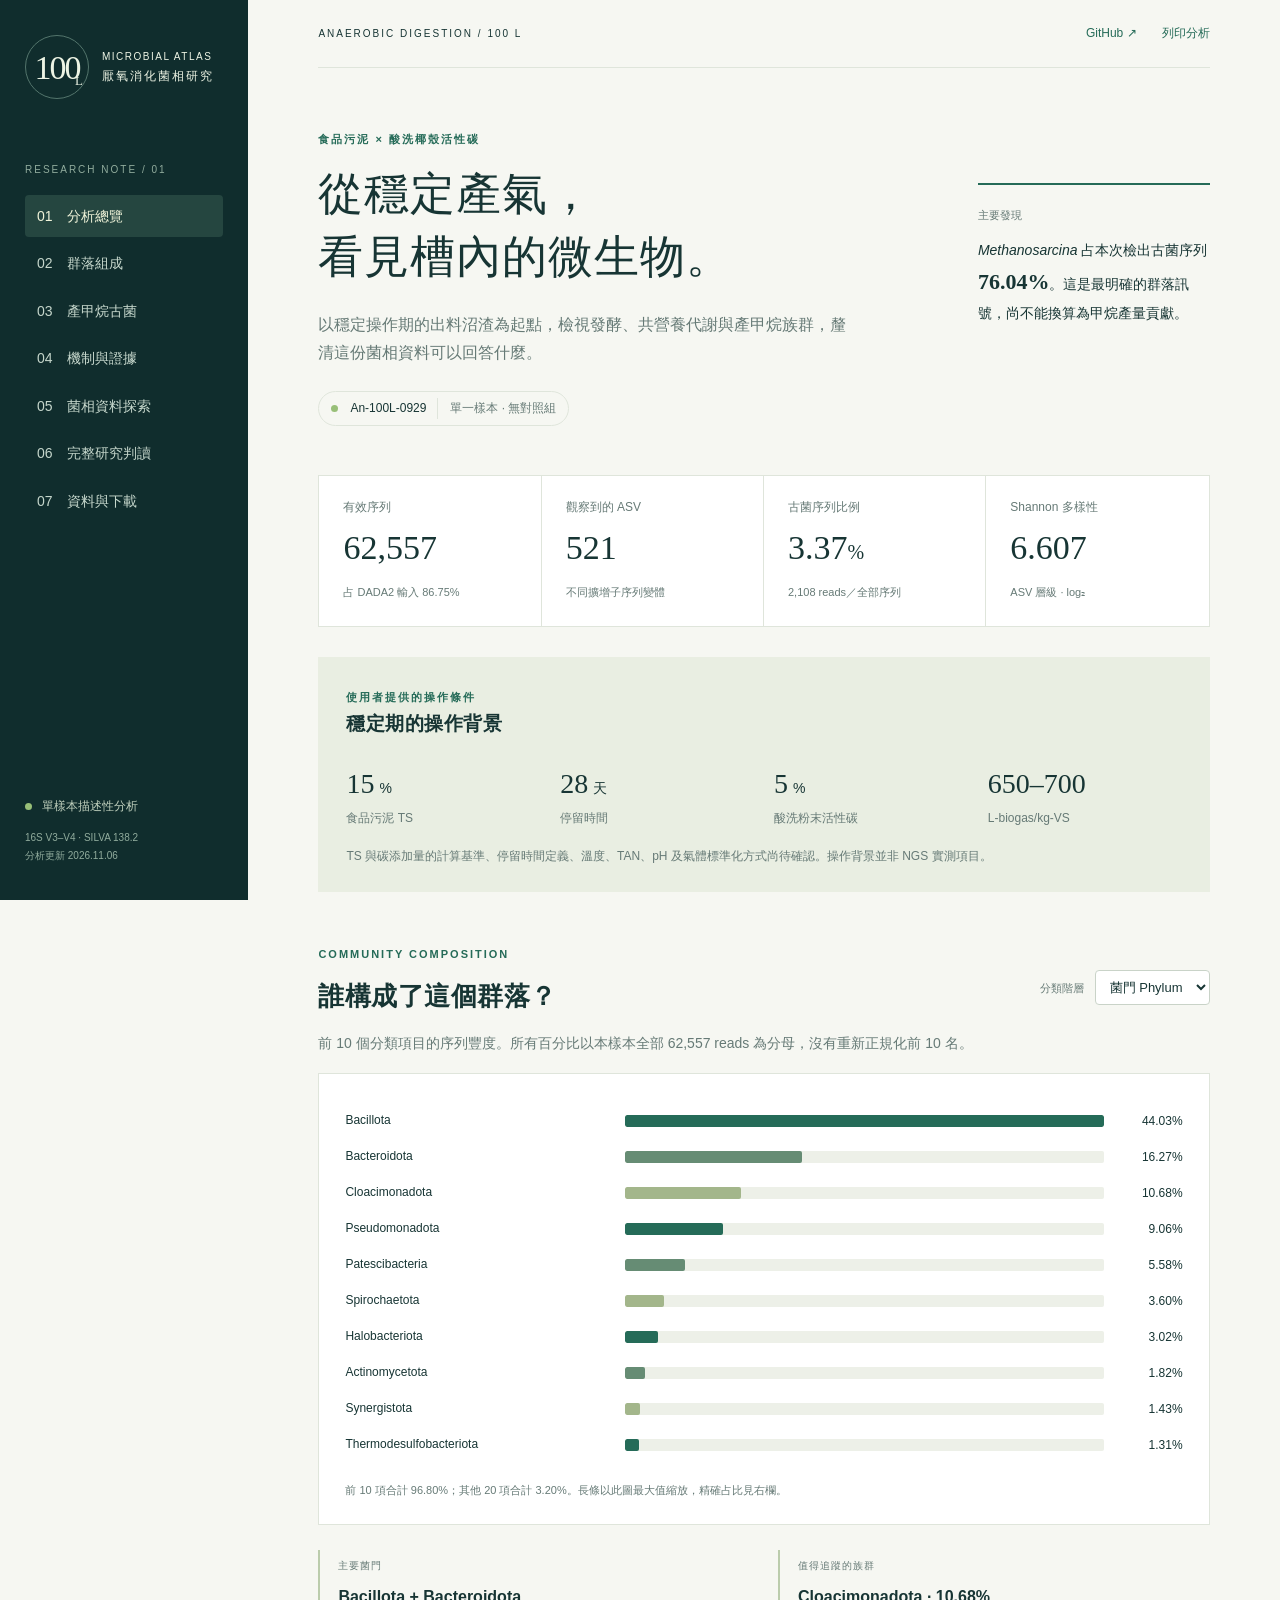
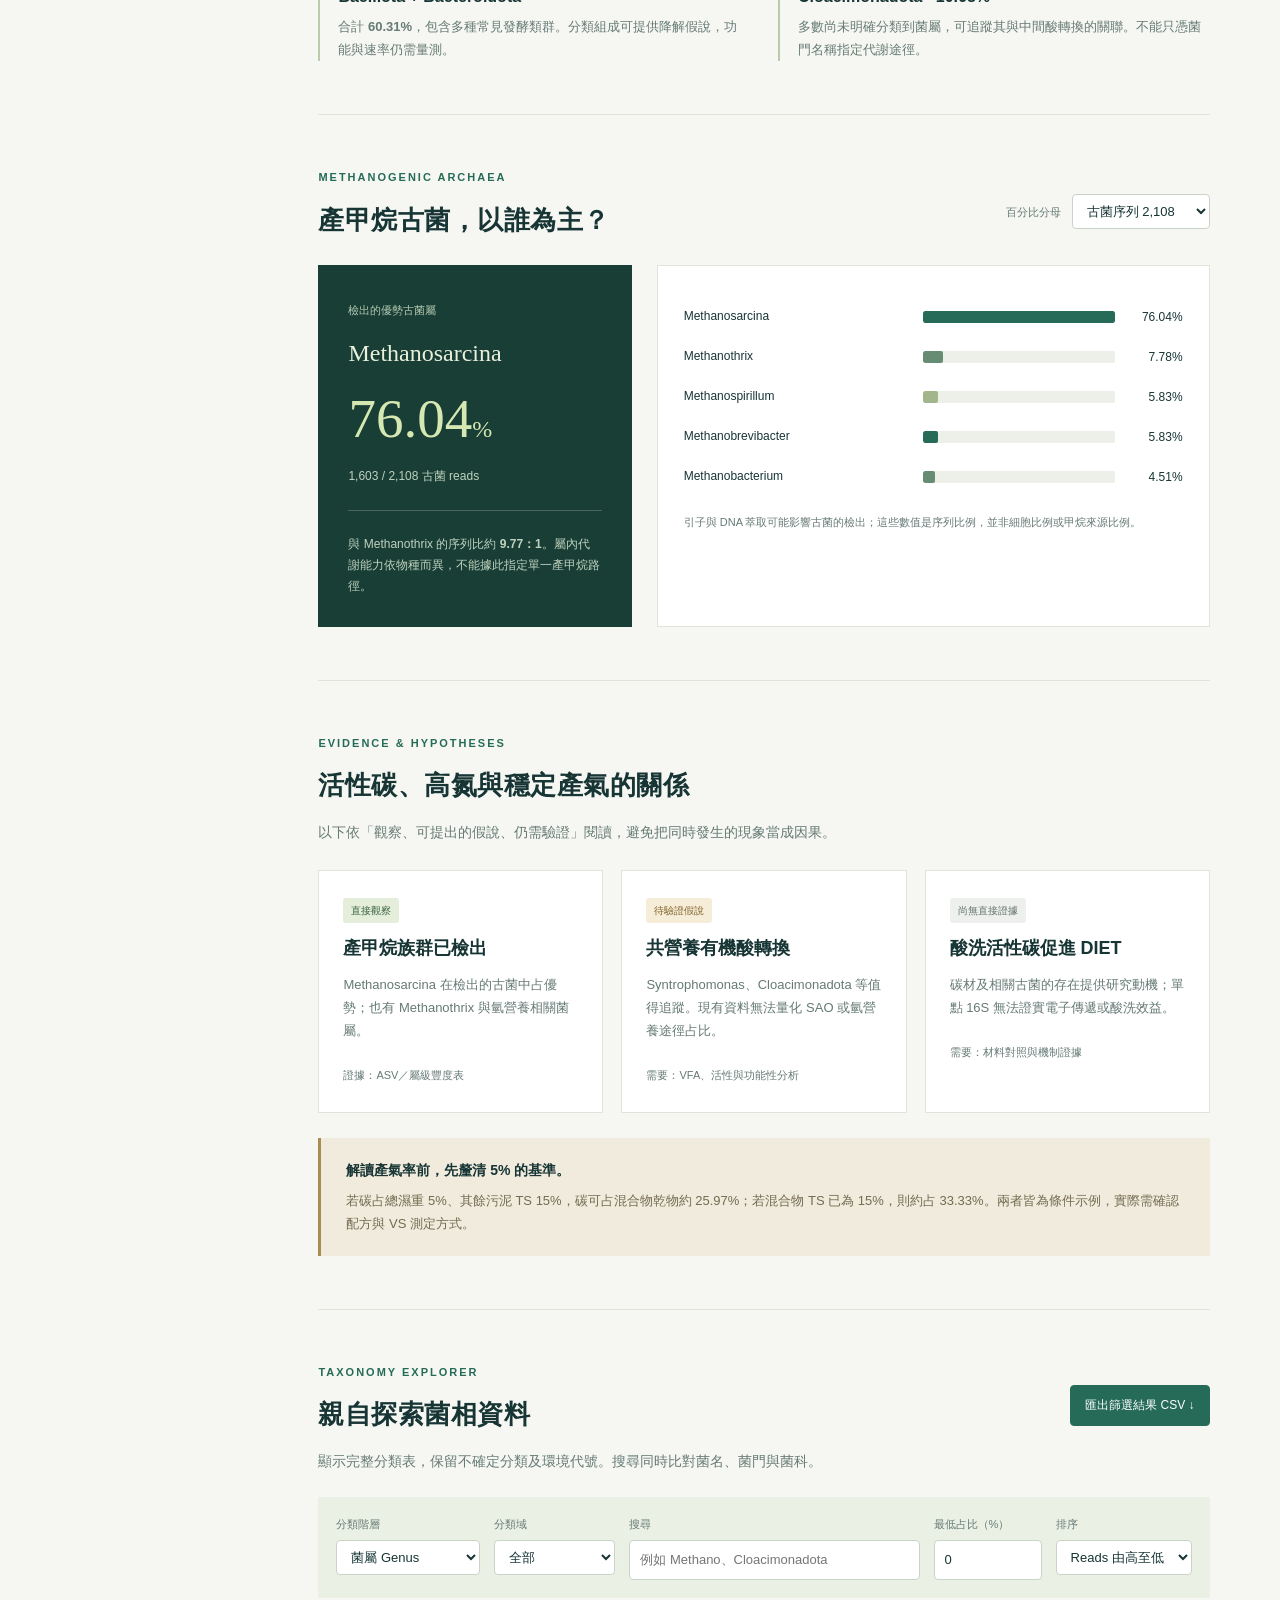
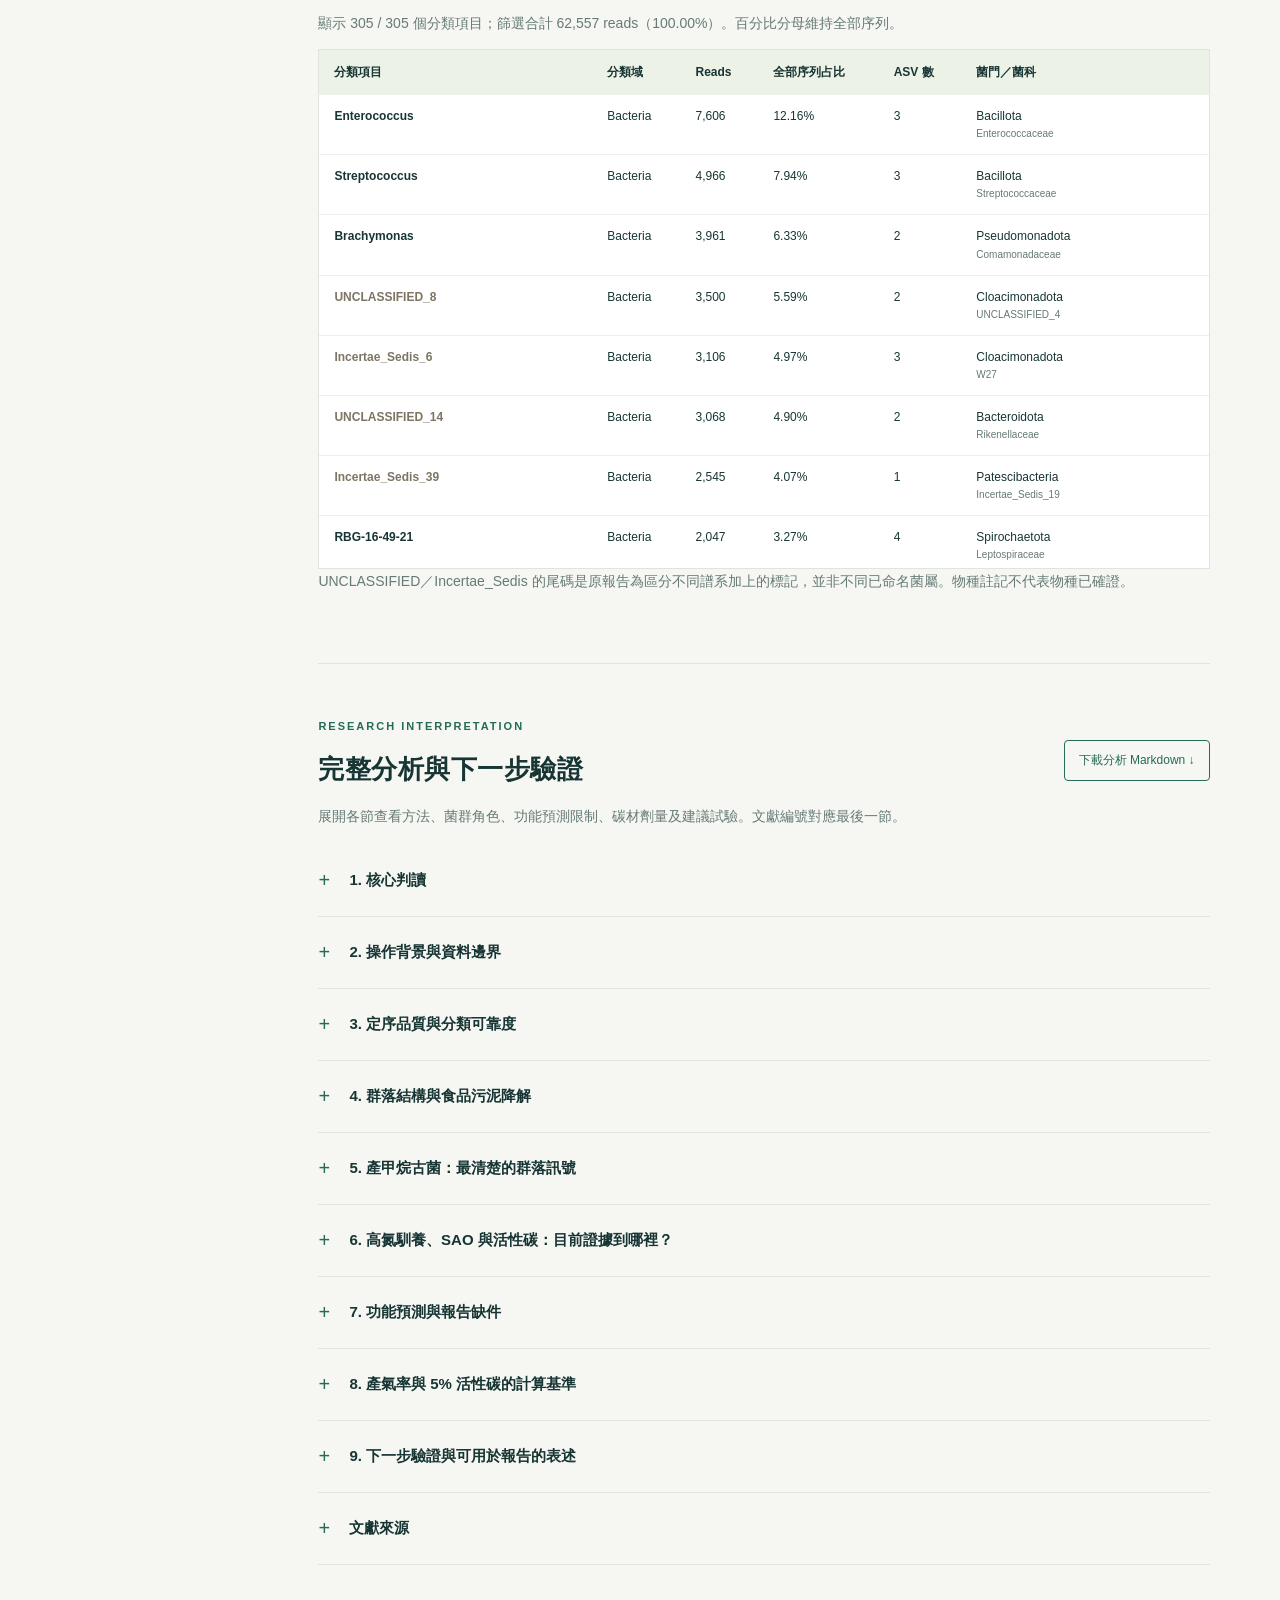
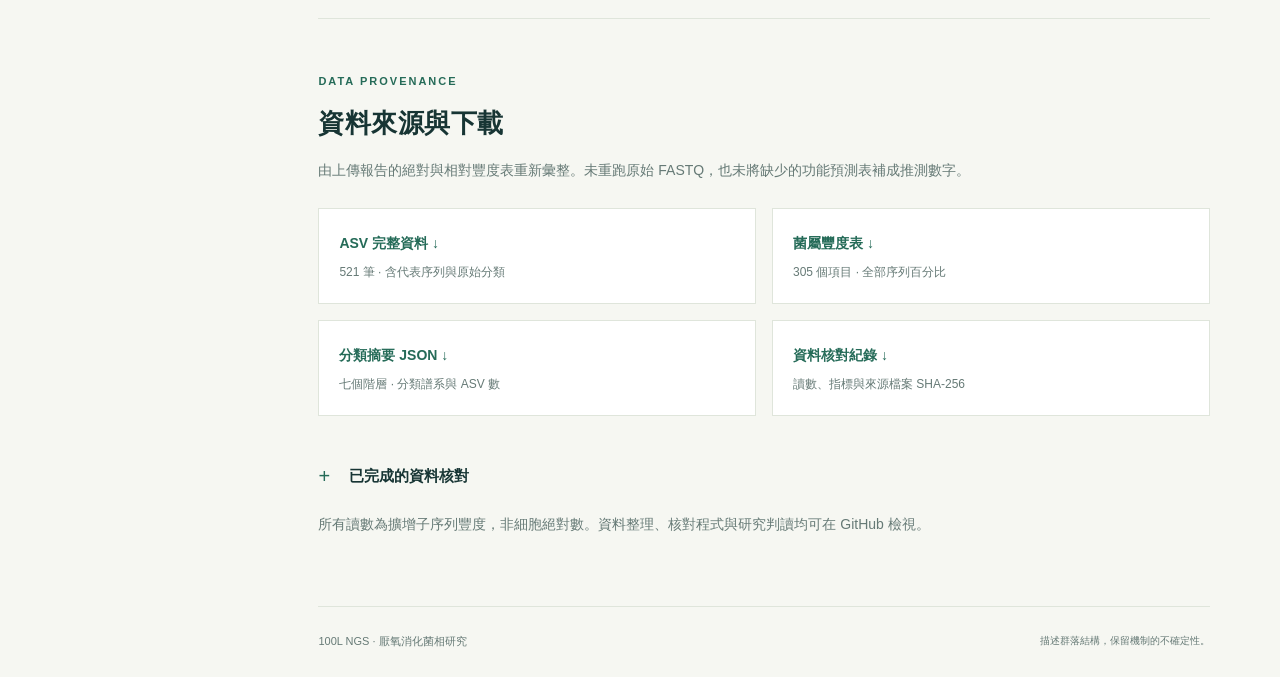
<file: index.html>
<!doctype html>
<html lang="zh-Hant"><head><meta charset="UTF-8"><meta name="viewport" content="width=device-width, initial-scale=1"><meta name="theme-color" content="#102d2d"><meta name="description" content="百公升厭氧槽食品污泥菌相分析：群落組成、產甲烷古菌與活性碳機制的證據判讀。"><title>100L NGS｜厭氧槽菌相研究</title><link rel="stylesheet" href="style.css"><script src="data.js" defer></script><script src="app.js" defer></script></head>
<body>
<aside class="sidebar"><a class="brand" href="#overview"><span class="brand-mark">100<span>L</span></span><span>MICROBIAL ATLAS<small>厭氧消化菌相研究</small></span></a><div class="side-label">RESEARCH NOTE / 01</div><nav aria-label="主要導覽"><a href="#overview">01　分析總覽</a><a href="#community">02　群落組成</a><a href="#methanogens">03　產甲烷古菌</a><a href="#interpretation">04　機制與證據</a><a href="#explorer">05　菌相資料探索</a><a href="#report">06　完整研究判讀</a><a href="#sources">07　資料與下載</a></nav><div class="side-foot"><span class="status-dot"></span> 單樣本描述性分析<br><small>16S V3–V4 · SILVA 138.2<br>分析更新 2026.11.06</small></div></aside>
<main><header class="topbar"><span>ANAEROBIC DIGESTION / 100 L</span><div><a href="https://github.com/hwh0410/100L-NGS">GitHub ↗</a><button id="print" class="text-btn">列印分析</button></div></header>
<section id="overview" class="hero"><div class="eyebrow">食品污泥 × 酸洗椰殼活性碳</div><h1>從穩定產氣，<br>看見槽內的微生物。</h1><p class="hero-desc">以穩定操作期的出料沼渣為起點，檢視發酵、共營養代謝與產甲烷族群，釐清這份菌相資料可以回答什麼。</p><div class="sample-pill"><span class="status-dot"></span> An-100L-0929 <span>單一樣本 · 無對照組</span></div><div class="hero-note"><span>主要發現</span><p><i>Methanosarcina</i> 占本次檢出古菌序列 <strong>76.04%</strong>。這是最明確的群落訊號，尚不能換算為甲烷產量貢獻。</p></div></section>
<section class="metrics" aria-label="定序摘要"><div><span>有效序列</span><strong>62,557</strong><small>占 DADA2 輸入 86.75%</small></div><div><span>觀察到的 ASV</span><strong>521</strong><small>不同擴增子序列變體</small></div><div><span>古菌序列比例</span><strong>3.37<em>%</em></strong><small>2,108 reads／全部序列</small></div><div><span>Shannon 多樣性</span><strong>6.607</strong><small>ASV 層級 · log₂</small></div></section>
<section class="operation"><div><span class="eyebrow">使用者提供的操作條件</span><h2>穩定期的操作背景</h2></div><div class="operation-grid"><p><strong>15<span>%</span></strong>食品污泥 TS</p><p><strong>28<span>天</span></strong>停留時間</p><p><strong>5<span>%</span></strong>酸洗粉末活性碳</p><p><strong>650–700</strong>L-biogas/kg-VS</p></div><p class="small">TS 與碳添加量的計算基準、停留時間定義、溫度、TAN、pH 及氣體標準化方式尚待確認。操作背景並非 NGS 實測項目。</p></section>
<section id="community" class="section"><div class="section-heading"><div><div class="eyebrow">COMMUNITY COMPOSITION</div><h2>誰構成了這個群落？</h2></div><label>分類階層 <select id="chart-rank"><option value="Phylum">菌門 Phylum</option><option value="Genus">菌屬 Genus</option><option value="Family">菌科 Family</option></select></label></div><p>前 10 個分類項目的序列豐度。所有百分比以本樣本全部 62,557 reads 為分母，沒有重新正規化前 10 名。</p><div class="chart-card"><div id="community-bars" class="bars"></div><p id="community-rest" class="chart-note"></p></div><div class="two-notes"><article><span class="mini-label">主要菌門</span><h3>Bacillota + Bacteroidota</h3><p>合計 <strong>60.31%</strong>，包含多種常見發酵類群。分類組成可提供降解假說，功能與速率仍需量測。</p></article><article><span class="mini-label">值得追蹤的族群</span><h3>Cloacimonadota · 10.68%</h3><p>多數尚未明確分類到菌屬，可追蹤其與中間酸轉換的關聯。不能只憑菌門名稱指定代謝途徑。</p></article></div></section>
<section id="methanogens" class="section"><div class="section-heading"><div><div class="eyebrow">METHANOGENIC ARCHAEA</div><h2>產甲烷古菌，以誰為主？</h2></div><label>百分比分母 <select id="arch-base"><option value="archaea">古菌序列 2,108</option><option value="total">全部序列 62,557</option></select></label></div><div class="arch-grid"><div class="arch-summary"><span>檢出的優勢古菌屬</span><h3>Methanosarcina</h3><strong>76.04<small>%</small></strong><p>1,603 / 2,108 古菌 reads</p><hr><p>與 Methanothrix 的序列比約 <b>9.77：1</b>。屬內代謝能力依物種而異，不能據此指定單一產甲烷路徑。</p></div><div class="chart-card"><div id="arch-bars" class="bars"></div><p class="chart-note">引子與 DNA 萃取可能影響古菌的檢出；這些數值是序列比例，並非細胞比例或甲烷來源比例。</p></div></div></section>
<section id="interpretation" class="section"><div class="eyebrow">EVIDENCE & HYPOTHESES</div><h2>活性碳、高氮與穩定產氣的關係</h2><p>以下依「觀察、可提出的假說、仍需驗證」閱讀，避免把同時發生的現象當成因果。</p><div class="evidence-grid"><article><span class="tag observed">直接觀察</span><h3>產甲烷族群已檢出</h3><p>Methanosarcina 在檢出的古菌中占優勢；也有 Methanothrix 與氫營養相關菌屬。</p><small>證據：ASV／屬級豐度表</small></article><article><span class="tag hypothesis">待驗證假說</span><h3>共營養有機酸轉換</h3><p>Syntrophomonas、Cloacimonadota 等值得追蹤。現有資料無法量化 SAO 或氫營養途徑占比。</p><small>需要：VFA、活性與功能性分析</small></article><article><span class="tag untested">尚無直接證據</span><h3>酸洗活性碳促進 DIET</h3><p>碳材及相關古菌的存在提供研究動機；單點 16S 無法證實電子傳遞或酸洗效益。</p><small>需要：材料對照與機制證據</small></article></div><div class="callout"><b>解讀產氣率前，先釐清 5% 的基準。</b><p>若碳占總濕重 5%、其餘污泥 TS 15%，碳可占混合物乾物約 25.97%；若混合物 TS 已為 15%，則約占 33.33%。兩者皆為條件示例，實際需確認配方與 VS 測定方式。</p></div></section>
<section id="explorer" class="section"><div class="section-heading"><div><div class="eyebrow">TAXONOMY EXPLORER</div><h2>親自探索菌相資料</h2></div><button id="export" class="button">匯出篩選結果 CSV ↓</button></div><p>顯示完整分類表，保留不確定分類及環境代號。搜尋同時比對菌名、菌門與菌科。</p><div class="filters"><label>分類階層<select id="rank"><option value="Genus">菌屬 Genus</option><option value="Phylum">菌門 Phylum</option><option value="Family">菌科 Family</option><option value="Species">物種註記 Species</option><option value="Class">綱 Class</option><option value="Order">目 Order</option><option value="Domain">域 Domain</option></select></label><label>分類域<select id="domain"><option value="all">全部</option><option value="Archaea">古菌 Archaea</option><option value="Bacteria">細菌 Bacteria</option></select></label><label class="search-label">搜尋<input id="search" type="search" placeholder="例如 Methano、Cloacimonadota"></label><label>最低占比（%）<input id="threshold" type="number" min="0" max="100" step="0.01" value="0"></label><label>排序<select id="sort"><option value="reads">Reads 由高至低</option><option value="name">菌名字母排序</option></select></label></div><p id="result-count" role="status" class="small"></p><div class="table-wrap"><table><thead><tr><th scope="col">分類項目</th><th scope="col">分類域</th><th scope="col">Reads</th><th scope="col">全部序列占比</th><th scope="col">ASV 數</th><th scope="col">菌門／菌科</th></tr></thead><tbody id="taxa-body"></tbody></table></div><p class="small">UNCLASSIFIED／Incertae_Sedis 的尾碼是原報告為區分不同譜系加上的標記，並非不同已命名菌屬。物種註記不代表物種已確證。</p></section>
<section id="report" class="section report"><div class="section-heading"><div><div class="eyebrow">RESEARCH INTERPRETATION</div><h2>完整分析與下一步驗證</h2></div><a class="button secondary" href="ANALYSIS.md" download>下載分析 Markdown ↓</a></div><p class="small">展開各節查看方法、菌群角色、功能預測限制、碳材劑量及建議試驗。文獻編號對應最後一節。</p><details class="report-section"><summary>1. 核心判讀</summary><div class="report-body"><p>本樣本可見發酵細菌、脂肪酸共營養代謝相關菌，以及多種產甲烷古菌。Methanosarcina 在本次檢出的古菌序列中占優勢，支持將其列為後續追蹤的重點產甲烷菌屬。菌相與使用者描述的穩定產沼氣狀態相容，但單一時間點的 DNA 資料，不能證明哪一菌屬實際貢獻最多甲烷。</p><p>最值得研究的兩個方向是：Methanosarcina 可能參與的多種產甲烷途徑，以及高比例但分類未明的 Cloacimonadota 在中間酸轉換中的角色。現有資料尚不足以認定系統已由乙酸裂解轉成共營養乙酸氧化（SAO），也不足以認定活性碳已促進直接種間電子傳遞（DIET）。</p></div></details>
<details class="report-section"><summary>2. 操作背景與資料邊界</summary><div class="report-body"><div class="table-wrap"><table><thead><tr><th scope="col">項目</th><th scope="col">已知條件／待釐清事項</th></tr></thead><tbody><tr><td>反應器</td><td>實驗室百公升厭氧槽；有效容積、混合與進出料方式未提供</td></tr><tr><td>原料</td><td>高氮含量食品污泥；目前未提供 TKN、TAN 或蛋白質含量</td></tr><tr><td>馴養</td><td>由低負荷逐漸增加；缺少負荷與採樣時間序列</td></tr><tr><td>進料 TS</td><td>約 15%；需確認是加碳前污泥或加碳後混合物</td></tr><tr><td>停留時間</td><td>28 天；需確認是水力停留時間或批次操作週期，不能直接視為 SRT</td></tr><tr><td>活性碳</td><td>粉末狀椰殼活性碳，先經檸檬酸酸洗；添加量為總進料 5%，重量基準待確認</td></tr><tr><td>產氣表現</td><td>使用者提供 650–700 L-biogas/kg-VS；未附連續紀錄、甲烷比例、氣體標準化條件及 VS 分母定義</td></tr><tr><td>溫度與化學監測</td><td>本次未提供溫度、pH、TAN、VFA、鹼度與硫化物</td></tr><tr><td>生物樣本</td><td>僅 1 件出料沼渣；沒有進料、接種源、未加碳對照或生物重複</td></tr></tbody></table></div><p>以上操作數據是使用者提供的背景，並非 NGS 報告量測。樣本名稱中的 0929 不足以確認採樣年份或當日操作條件。</p></div></details>
<details class="report-section"><summary>3. 定序品質與分類可靠度</summary><div class="report-body"><p>使用 16S rRNA 基因 V3–V4 擴增子定序、DADA2 去雜訊及 SILVA 138.2 分類，並非 shotgun 宏基因體定序。DADA2 輸入 72,114 read pairs，非嵌合體且通過分類過濾者為 62,557，保留率為 86.75%。原報告的 retained_percent=100% 指「分類過濾這一步」保留率，不能解讀為全流程保留率。</p><p>共 521 個 ASV。依原始 reads 重算，Shannon（log2）為 6.6074、Gini–Simpson 為 0.97357、偏差校正 Chao1 為 521.2308，與原報告相符。報告顯示稀釋曲線趨於飽和，可支持已涵蓋本方法可檢出的主要多樣性；不能排除引子漏失族群，亦不能證明採樣具有時間代表性。DADA2 不推斷只受單一 read 支持的 ASV，因此 Chao1 接近 observed ASVs 也需配合此過濾條件解讀。</p><p>本次 7 個分類階層的序列加總都等於 62,557，絕對與相對豐度表逐筆一致（浮點誤差小於 10⁻¹⁰）。ASV 表另有可供重新分類的代表序列，但附件沒有原始 FASTQ，無法從原始定序訊號重跑品質控制。</p><p>報告使用的引子為 341F：CCTACGGGNGGCWGCAG，805R：GACTACHVGGGTATCTAATCC。這組引子的古菌涵蓋率有偏差風險 [1]；本次古菌占比 3.37% 是擴增後序列比例，不能當成真實細胞比例，也不宜據此認定古菌不足。古菌內部的 76.04% 同樣是本次方法檢出的相對結構。</p><p>報告所列「屬級分類率 95.20%」以 ASV 數計算，且包含不確定分類名稱。若把名稱含 UNCLASSIFIED 或 Incertae_Sedis 的屬級項目單獨標示，其序列合計 20,528，占全部 32.81%。另有 RBG-16-49-21 等環境代號，不能視為已知培養菌。物種欄中的 metagenome、uncultured 與 UNCLASSIFIED 不是已確證物種；短片段 16S 的物種名亦需額外驗證。</p></div></details>
<details class="report-section"><summary>4. 群落結構與食品污泥降解</summary><div class="report-body"><div class="table-wrap"><table><thead><tr><th scope="col">菌門／菌屬</th><th scope="col">全部序列占比</th><th scope="col">生物學解讀與限制</th></tr></thead><tbody><tr><td>Bacillota（舊稱 Firmicutes）</td><td>44.03%</td><td>含多種發酵及共營養細菌；菌門比例不能換算成水解效率</td></tr><tr><td>Bacteroidota</td><td>16.27%</td><td>含常見有機物降解及發酵類群；本樣本仍有不少分類未明項目</td></tr><tr><td>Cloacimonadota</td><td>10.68%</td><td>值得關注的未充分培養類群；部分成員與胺基酸代謝及共營養丙酸氧化有關 [2]</td></tr><tr><td>Pseudomonadota（舊稱 Proteobacteria）</td><td>9.06%</td><td>組成多樣，不能整門指定為單一功能</td></tr><tr><td>Enterococcus</td><td>12.16%</td><td>常見乳酸發酵相關類群；高比例可反映槽內族群或持續進料 DNA，不能推定酸化失衡</td></tr><tr><td>Streptococcus</td><td>7.94%</td><td>同樣提供發酵相關線索；應配合乳酸、VFA、pH 及進料菌相</td></tr><tr><td>Brachymonas</td><td>6.33%</td><td>不宜逕列為核心厭氧產甲烷菌或 DIET 菌；需比對進料及活性資料，不能據此宣稱漏氧或反硝化</td></tr><tr><td>Fastidiosipila</td><td>2.63%</td><td>在消化槽研究中有與乙酸、丁酸形成相關的推論 [3]；本樣本功能尚未實測</td></tr><tr><td>Proteiniclasticum</td><td>0.67%</td><td>已培養代表菌可利用蛋白胨與多種胺基酸並形成有機酸 [4]；屬級檢出支持高氮原料降解的研究假說</td></tr><tr><td>Aminobacterium</td><td>0.41%</td><td>可列為胺基酸轉換的追蹤候選，不能由 DNA 豐度估計氨釋放速率</td></tr><tr><td>Syntrophomonas</td><td>0.66%</td><td>已知代表菌可共營養氧化丁酸等脂肪酸 [5]；存在不代表當下正在進行該反應</td></tr><tr><td>Desulfovibrio</td><td>1.13%</td><td>可追蹤硫酸鹽還原、硫化物及共營養互作；角色取決於可用電子受體等條件</td></tr></tbody></table></div><p>Enterococcus 與 Streptococcus 合計 20.10%，可作為後續「進料帶入與槽內選汰」的比較重點。即使產酸菌比例高，也可能與穩定的下游耗酸共同存在，不能把高比例本身視為不穩定指標。DNA 亦可能來自不活躍或已死亡細胞。</p><p>Cloacimonadota 共有 6,678 reads，其中 UNCLASSIFIED_8 為 3,500、Incertae_Sedis_6 為 3,106，兩項合計占該菌門 98.92%。2026 年的原始研究以基因體及轉錄體提出這個菌門可能有替代型丙酸氧化途徑 [2]。這使其成為本槽值得追蹤的候選族群，但不能把文獻中的代謝功能直接指定給本樣本的未分類序列。</p><p>RBG-16-49-21（3.27%）等環境分支需保留原始譜系，不能僅因物種欄出現 uncultured_Leptospira 就解讀為特定病原。Enterococcus 等分類結果同樣不構成存活病原的確認。</p></div></details>
<details class="report-section"><summary>5. 產甲烷古菌：最清楚的群落訊號</summary><div class="report-body"><div class="table-wrap"><table><thead><tr><th scope="col">菌屬</th><th scope="col">Reads</th><th scope="col">占全部序列</th><th scope="col">占本次古菌序列</th><th scope="col">途徑解讀</th></tr></thead><tbody><tr><td>Methanosarcina</td><td>1,603</td><td>2.56%</td><td>76.04%</td><td>屬內包含乙酸、甲基化合物與 H2/CO2 利用能力不同的物種；不可將全屬指定為單一路徑 [6]</td></tr><tr><td>Methanothrix（常見舊名 Methanosaeta）</td><td>164</td><td>0.26%</td><td>7.78%</td><td>支持乙酸利用型產甲烷菌存在；不能由比例推估乙酸裂解通量</td></tr><tr><td>Methanospirillum</td><td>123</td><td>0.20%</td><td>5.83%</td><td>氫營養／部分成員可利用甲酸的產甲烷菌線索</td></tr><tr><td>Methanobrevibacter</td><td>123</td><td>0.20%</td><td>5.83%</td><td>氫營養型產甲烷菌線索</td></tr><tr><td>Methanobacterium</td><td>95</td><td>0.15%</td><td>4.51%</td><td>氫營養型產甲烷菌線索</td></tr><tr><td>合計</td><td>2,108</td><td>3.37%</td><td>100%</td><td>分母為序列數，非細胞數或甲烷產量</td></tr></tbody></table></div><p>Methanosarcina 與 Methanothrix 的序列比約 9.77：1。可以說「本次檢出的產甲烷古菌以 Methanosarcina 為優勢菌屬」，不能說「76% 的甲烷由 Methanosarcina 產生」。另外三個氫營養相關屬合計 341 reads，占古菌 16.18%；這不包含可能具有氫營養能力的 Methanosarcina 成員，亦非氫營養途徑的實際占比。</p></div></details>
<details class="report-section"><summary>6. 高氮馴養、SAO 與活性碳：目前證據到哪裡？</summary><div class="report-body"><p><strong>高氮耐受：與操作背景相容，尚未量化。</strong> 高氮食品污泥不等於槽內已達高游離氨。需要同日 TAN、pH 和溫度，才能估計 NH3-N 暴露。穩定產氣顯示系統在既有操作條件下可運作，但沒有負荷、氨濃度和未馴養對照，不能把穩定歸因於特定耐氨菌或馴養機制。</p><p><strong>SAO：可以提出假說，不能宣稱已成主路徑。</strong> 高氨環境中，乙酸可先由 SAO 菌氧化為 CO2 與 H2／甲酸，再由產甲烷菌消耗，原始研究已有這種合作的基因體與表現證據 [7]。本樣本有氫營養相關產甲烷菌，但典型 SAO 候選屬 Tepidanaerobacter 僅 8 reads（0.0128%），且未檢出名為 Syntrophaceticus、Thermacetogenium、Methanoculleus 的屬級項目。低豐度、引子偏差與未分類群仍可能遮蔽功能，因此既不能證實 SAO 主導，也不能排除 SAO 存在。Syntrophomonas 不應直接當成 SAO 菌的替代證據。</p><p><strong>DIET：具研究合理性，缺乏本槽直接證據。</strong> 活性碳在特定共培養條件下可促進電子傳遞 [8]，但該文獻的顆粒活性碳與本次酸洗粉末椰殼碳不同。本樣本有 Methanosarcina、Methanothrix；屬級表沒有名為 Geobacter 的項目。菌名的有無都不能單獨證實或否定 DIET。需有材料對照、電性／表面分析及功能或活性證據，SEM 附著影像本身亦不能證明電子傳遞。</p><p><strong>酸洗效果：尚不能歸因。</strong> 檸檬酸處理可能改變灰分、表面化學、吸附與微量元素釋出，但方向取決於處理條件。未提供未酸洗碳、洗滌程度、碳材 pH、導電度、灰分、元素與吸附試驗，因此不能宣稱酸洗提升導電性、移除抑制物或改善氨吸附。若洗滌不完全，殘餘檸檬酸亦是需控制的碳源與 pH 因子。</p></div></details>
<details class="report-section"><summary>7. 功能預測與報告缺件</summary><div class="report-body"><p>PICRUSt2、Tax4Fun2、FAPROTAX 都是由分類或 16S 序列推估的功能，並未量測實際基因、RNA、酵素或代謝通量。單一樣本不適合比較處理效果，亦不能執行有意義的組間差異或共現網絡分析。</p><p>原報告 FAPROTAX 首五列為：乙酸裂解產甲烷 164、甲基歧化產甲烷 1,603、甲酸利用產甲烷 123、H2/CO2 產甲烷 1,944，以及 methanotrophy 6。這些是被功能資料庫分配的 reads，同一類群可以同時被分進不同功能，不能加成 100% 或當成甲烷來源比例。其中 1,944 恰好等於 Methanosarcina 與另三個氫營養相關屬的 reads 合計，提示可能有功能重疊；但缺少貢獻分解表，不能確證每一筆的指派來源。乙酸裂解欄僅列 164，也不能據此宣稱乙酸途徑很少、氫營養途徑絕對主導。methanotrophy 6 亦不能證明槽內有可量化的甲烷氧化。</p><p>附件 ZIP 沒有報告文字所引用的完整 data/07-Function 輸出，只有網頁中的示例列；亦缺 weighted NSTI、完整 KO／EC／pathway 表、FAPROTAX 完整表和貢獻分解。因此本次沒有將示例列誤當完整功能結果，也沒有產製功能途徑排名。建議向定序公司索取完整功能資料、ASV 分類信心值、分類器與引子涵蓋說明，以及 FASTQ 原始檔。</p></div></details>
<details class="report-section"><summary>8. 產氣率與 5% 活性碳的計算基準</summary><div class="report-body"><p>650–700 L-biogas/kg-VS 是總沼氣率，不能直接等同甲烷產率或與標準狀態 BMP 的甲烷產率比較。需確認是 VS_added 或 VS_removed、碳材是否計入 VS、氣體是否乾燥且換算標準溫壓，以及是否有空白扣除。甲烷產率應以相同基準的總沼氣率乘以實測甲烷體積分率。</p><p>若「5%」指乾燥活性碳占總進料濕重，則每 100 kg 混合進料含約 5 kg 碳。若其餘 95 kg 污泥的 TS 是 15%，污泥乾物為 14.25 kg，混合後 TS 約 19.25%，其中碳占總乾物約 25.97%。另一種情境是加碳後混合物 TS 已為 15%，則碳占總乾物約 33.33%。以上只是兩種明示假設的質量平衡，不是對實際配方的認定。若 5% 指乾重基準，則必須改算。</p><p>因此建議將污泥與活性碳分開量測 TS/VS，釐清碳材在 VS 灼燒測定中的損失，不宜直接把混合進料 VS 全視為可生物降解基質。碳會影響表觀固體含量及 VS 正規化，這是解讀產氣率及放大成本的重要前提。缺乏 VS/TS、進料量和有效容積，現階段不能計算實際 OLR 或容積產氣率。</p></div></details>
<details class="report-section"><summary>9. 下一步驗證與可用於報告的表述</summary><div class="report-body"><div class="table-wrap"><table><thead><tr><th scope="col">優先順序</th><th scope="col">建議補充</th><th scope="col">可回答的問題</th></tr></thead><tbody><tr><td>先補操作紀錄</td><td>採樣當日及前後的 pH、溫度、TAN、VFA 分項、鹼度、CH4/CO2、進料 VS、氣量與標準化方式</td><td>當時是否有氨／酸壓力，產氣率與負荷如何連動</td></tr><tr><td>分辨進料與槽內菌</td><td>同步採原料、接種源／槽內混合物、出料，並作不同穩定期時間點追蹤</td><td>高比例發酵菌是否主要由進料帶入，菌相是否持續穩定</td></tr><tr><td>驗證產甲烷能力</td><td>古菌專一引子、mcrA qPCR，必要時 RT-qPCR，配合乙酸及 H2/CO2 活性試驗</td><td>產甲烷菌絕對基因量及活性；qPCR 本身仍非代謝通量</td></tr><tr><td>區分碳材效應</td><td>未加碳、未酸洗碳、酸洗碳；一致的污泥 VS 負荷與操作條件</td><td>碳材及酸洗是否改善產氣、耗酸或抗氨能力</td></tr><tr><td>避免混淆因子</td><td>酸洗後充分洗滌並記錄，必要時設殘餘檸檬酸控制；材料組平行比較</td><td>是否為酸／額外碳源或材料差異造成效果</td></tr><tr><td>機制研究</td><td>對 SAO 採用同位素乙酸追蹤與功能分析；對 DIET 結合導電與非導電載體對照、電性及活性證據</td><td>分辨乙酸裂解／SAO，以及吸附、附著與電子傳遞貢獻</td></tr></tbody></table></div><p>比較處理效果應有獨立反應器生物重複；同一反應器的多次採樣屬時間序列，不能冒充獨立反應器重複。材料組應保持等量污泥 VS，另記碳材劑量與固體負荷。</p><p>建議成果文字：「於高氮食品污泥與檸檬酸酸洗椰殼活性碳共同進料、穩定產沼氣之操作條件下，出料沼渣之 16S rRNA 基因定序顯示群落包含多種發酵與共營養代謝相關類群，產甲烷古菌以 Methanosarcina 為主要檢出菌屬，占古菌序列 76.04%。此群落結構提供後續探討有機酸轉換與產甲烷途徑的候選對象；酸洗活性碳的效益及 SAO／DIET 之參與，仍需對照試驗與功能性量測驗證。」</p></div></details>
<details class="report-section"><summary>文獻來源</summary><div class="report-body"><p>[1] Hugerth et al. (2014). DegePrime, a Program for Degenerate Primer Design for Broad-Taxonomic-Range PCR in Microbial Ecology Studies. <a href="https://doi.org/10.1128/AEM.01403-14" target="_blank" rel="noopener noreferrer">原始研究 ↗</a></p><p>[2] Phylum-wide propionate degradation and its potential connection to poly-gamma-glutamate biosynthesis in Candidatus Cloacimonadota phylum (2026). <a href="https://doi.org/10.1093/ismejo/wrag055" target="_blank" rel="noopener noreferrer">原始研究 ↗</a></p><p>[3] Inoculum Source Determines Acetate and Lactate Production during Anaerobic Digestion of Sewage Sludge and Food Waste (2020). <a href="https://pmc.ncbi.nlm.nih.gov/articles/PMC7175179/" target="_blank" rel="noopener noreferrer">原始研究 ↗</a></p><p>[4] Zhang et al. (2010). Proteiniclasticum ruminis gen. nov., sp. nov., a strictly anaerobic proteolytic bacterium isolated from yak rumen. <a href="https://doi.org/10.1099/ijs.0.011759-0" target="_blank" rel="noopener noreferrer">原始研究 ↗</a></p><p>[5] McInerney et al. (1981). Syntrophomonas wolfei gen. nov. sp. nov., an Anaerobic, Syntrophic, Fatty Acid-Oxidizing Bacterium. <a href="https://doi.org/10.1128/aem.41.4.1029-1039.1981" target="_blank" rel="noopener noreferrer">原始研究 ↗</a></p><p>[6] Galagan et al. (2002). The Genome of M. acetivorans Reveals Extensive Metabolic and Physiological Diversity. <a href="https://genome.cshlp.org/content/12/4/532" target="_blank" rel="noopener noreferrer">原始研究 ↗</a></p><p>[7] Weng et al. (2024). Catabolism and interactions of syntrophic propionate- and acetate oxidizing microorganisms under mesophilic, high-ammonia conditions. <a href="https://doi.org/10.3389/fmicb.2024.1389257" target="_blank" rel="noopener noreferrer">原始研究 ↗</a></p><p>[8] Liu et al. (2012). Promoting direct interspecies electron transfer with activated carbon. <a href="https://doi.org/10.1039/C2EE22459C" target="_blank" rel="noopener noreferrer">原始研究 ↗</a></p></div></details></section>
<section id="sources" class="section"><div class="eyebrow">DATA PROVENANCE</div><h2>資料來源與下載</h2><p>由上傳報告的絕對與相對豐度表重新彙整。未重跑原始 FASTQ，也未將缺少的功能預測表補成推測數字。</p><div class="downloads"><a href="data/asv.csv" download><b>ASV 完整資料 ↓</b><span>521 筆 · 含代表序列與原始分類</span></a><a href="data/genus.csv" download><b>菌屬豐度表 ↓</b><span>305 個項目 · 全部序列百分比</span></a><a href="data/community.json" download><b>分類摘要 JSON ↓</b><span>七個階層 · 分類譜系與 ASV 數</span></a><a href="data/audit.json" download><b>資料核對紀錄 ↓</b><span>讀數、指標與來源檔案 SHA-256</span></a></div><details><summary>已完成的資料核對</summary><ul><li>每個分類階層加總皆為 62,557 reads。</li><li>521 個 ASV；相對與絕對表逐項吻合，誤差小於 10⁻¹⁰。</li><li>重算 Shannon、Gini–Simpson、Chao1 與原報告相符。</li><li>原始 Excel 的工作表維度錯標為 A1；以實際儲存列讀取，未修改來源檔。</li><li>附件未含完整 data/07-Function、FASTQ 及分類信心值；無法進行完整功能再分析與原始序列品管。</li></ul></details><p class="small">所有讀數為擴增子序列豐度，非細胞絕對數。資料整理、核對程式與研究判讀均可在 GitHub 檢視。</p></section>
<footer>100L NGS · 厭氧消化菌相研究 <span>描述群落結構，保留機制的不確定性。</span></footer>
</main></body></html>
</file>
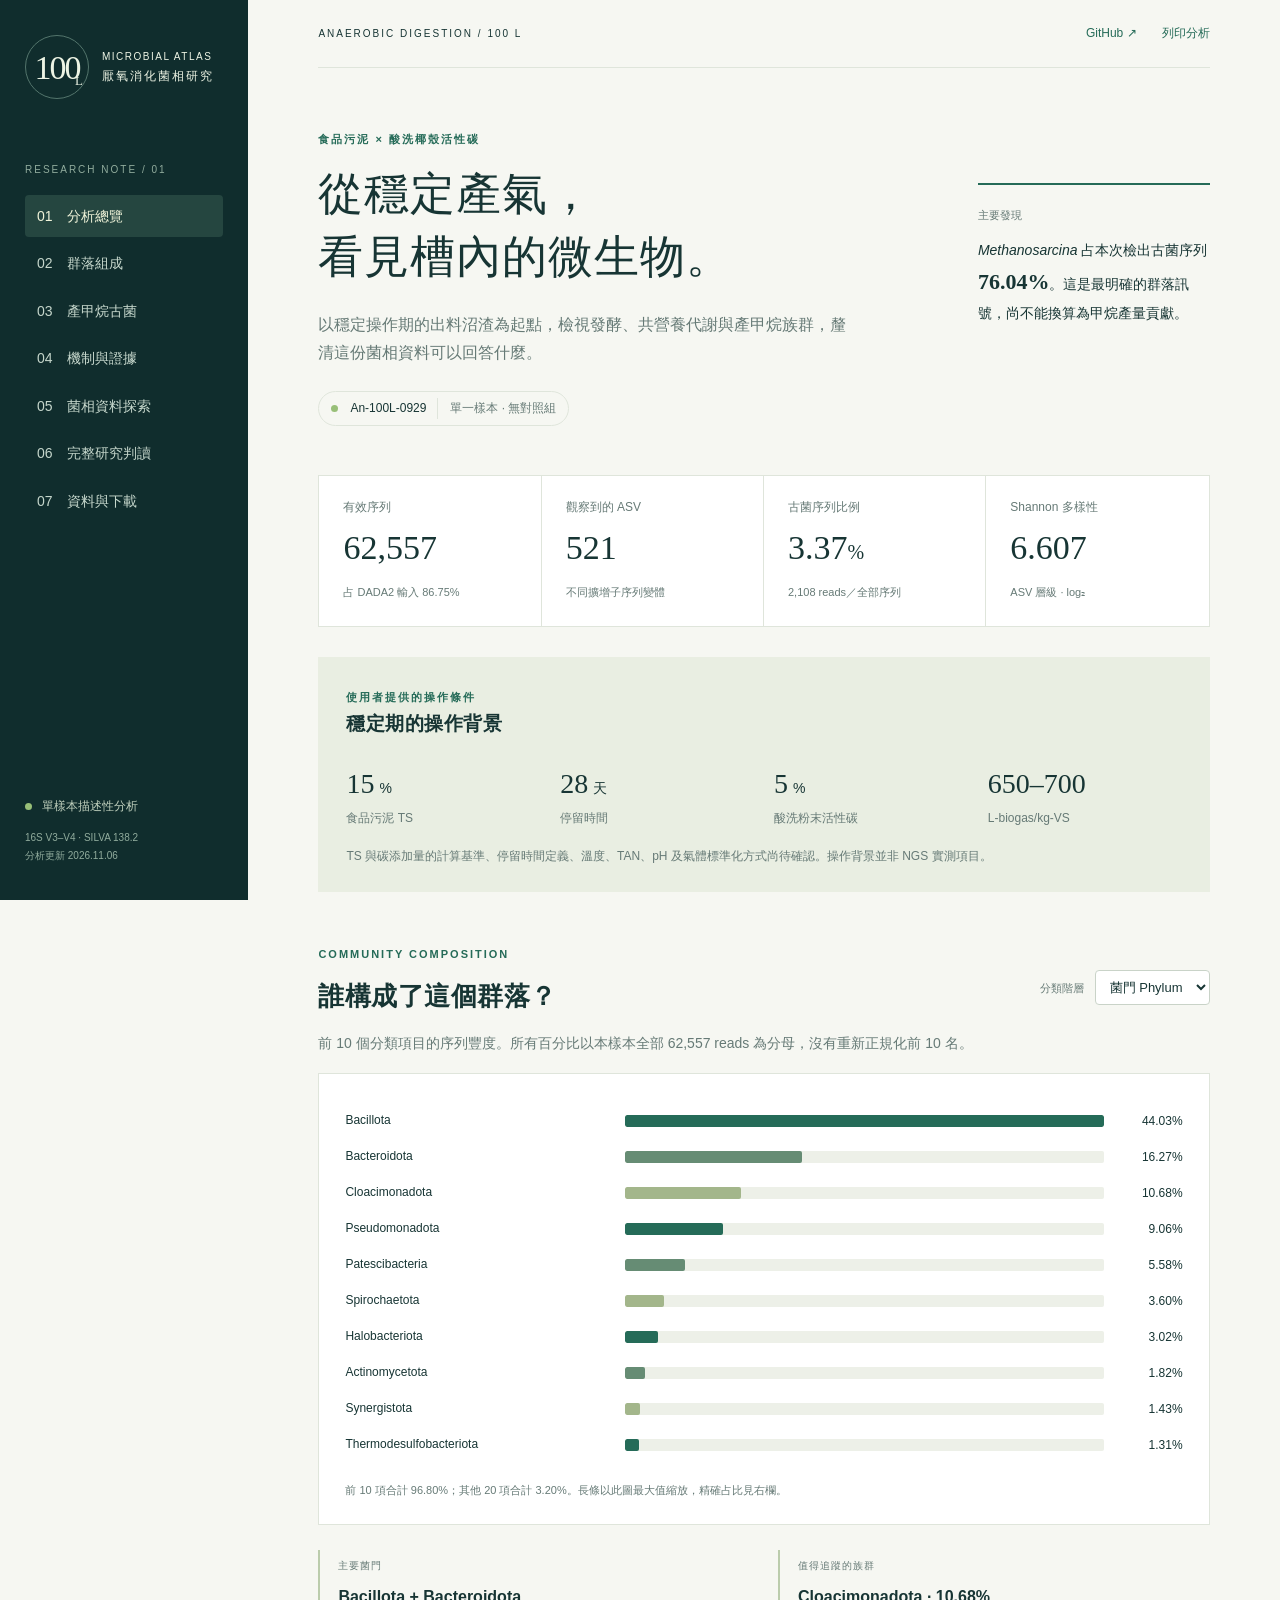
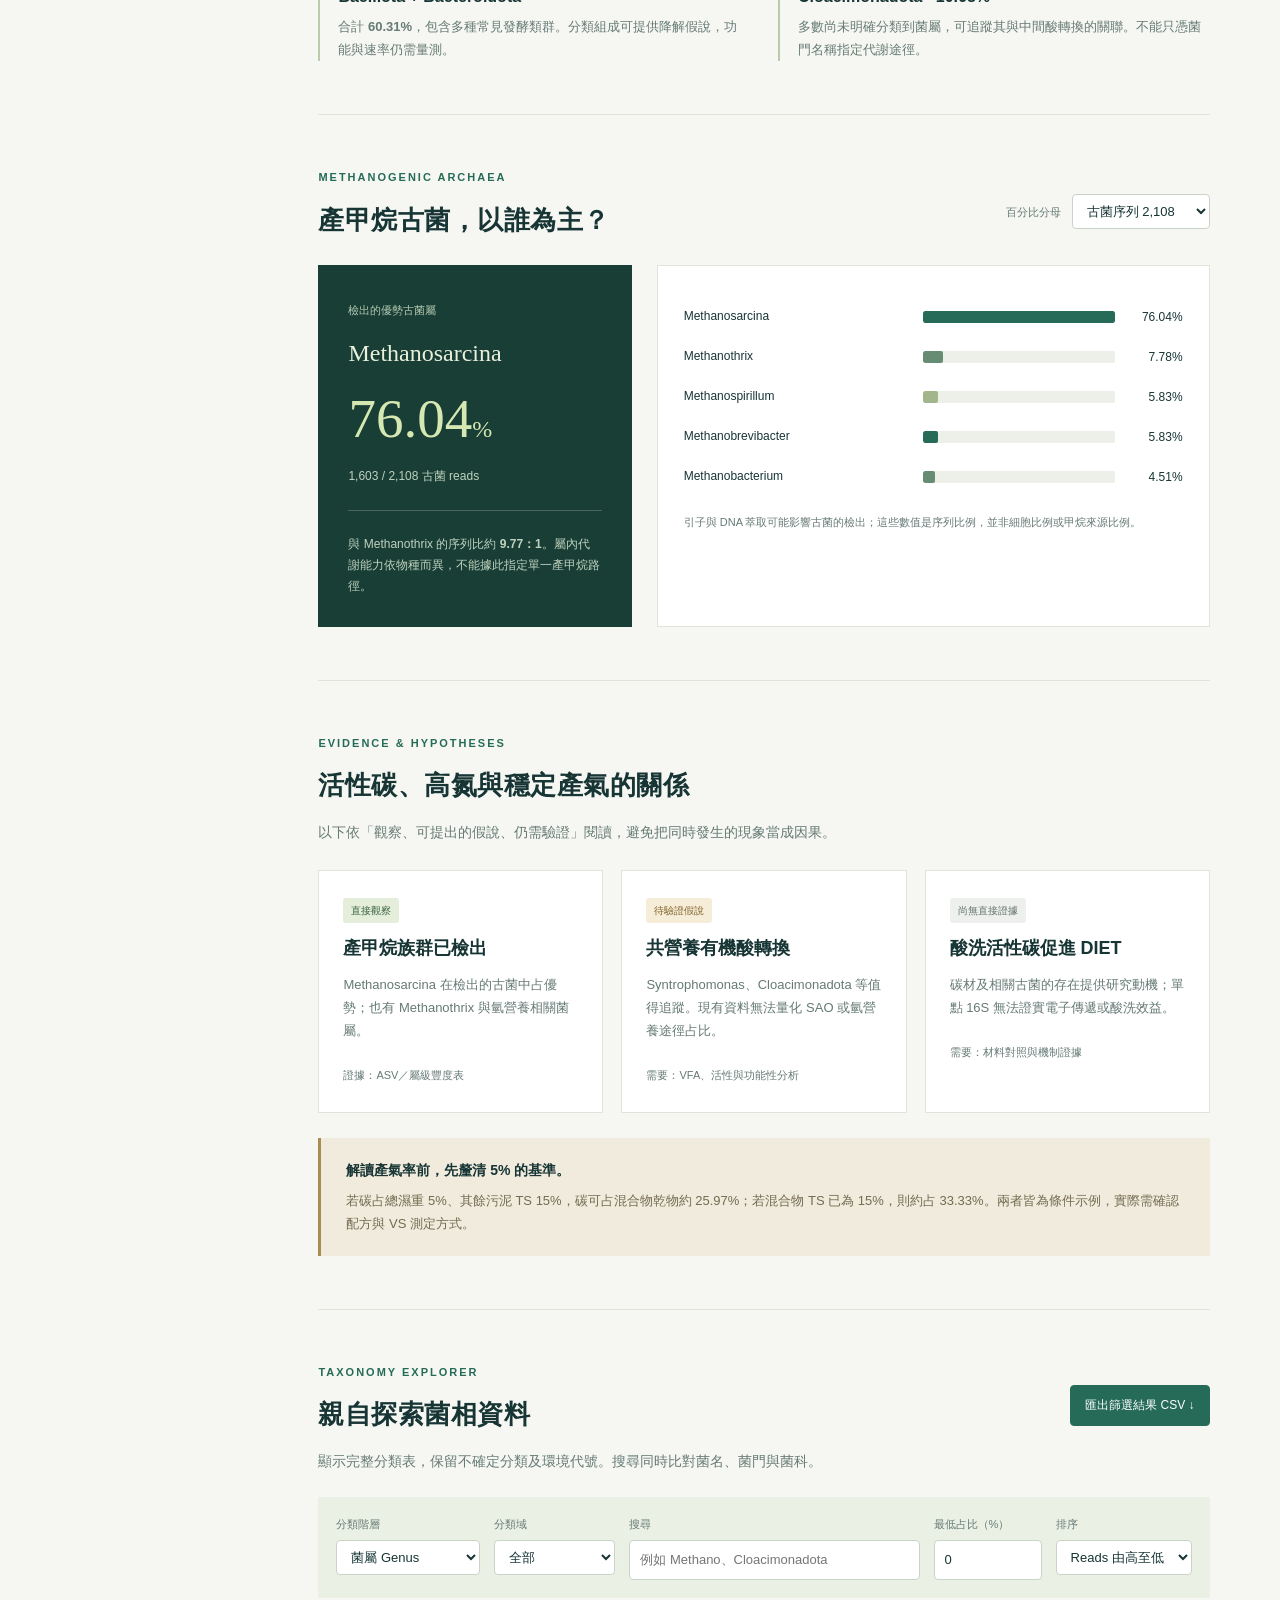
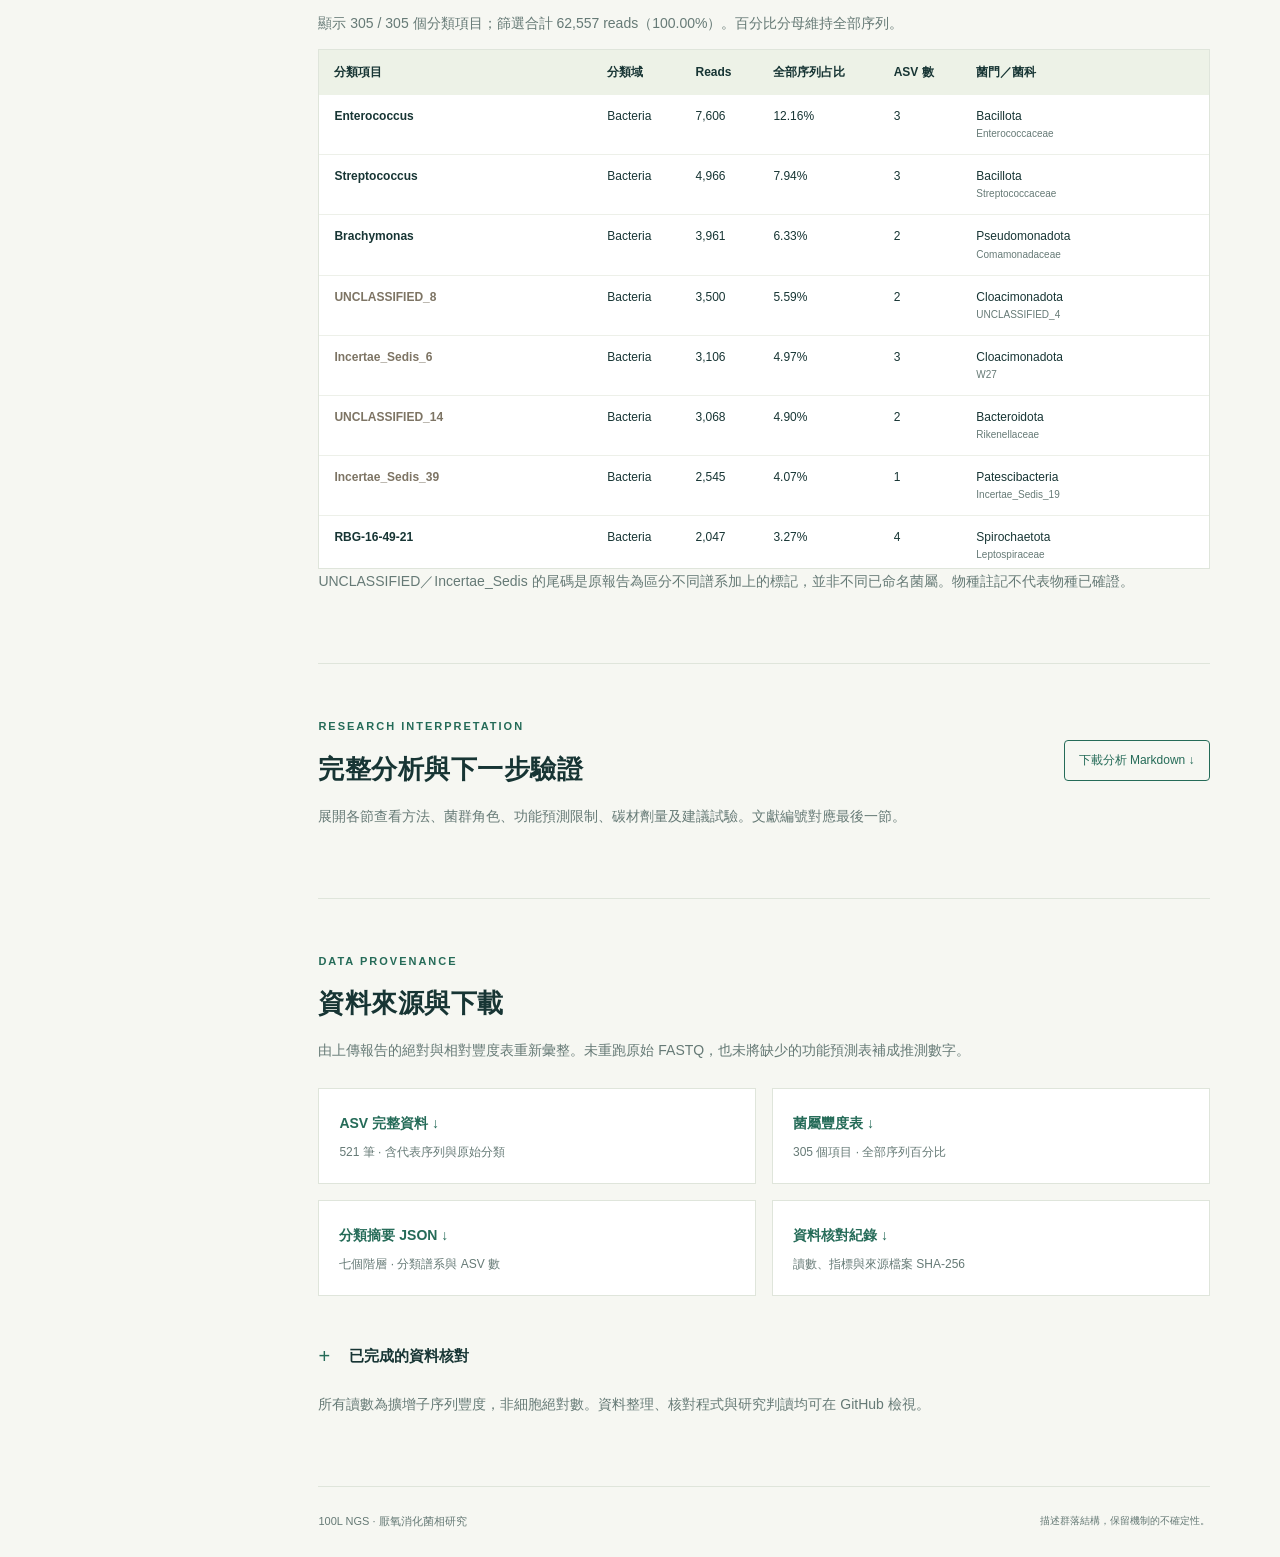
<file: index.template.html>
<!doctype html>
<html lang="zh-Hant"><head><meta charset="UTF-8"><meta name="viewport" content="width=device-width, initial-scale=1"><meta name="theme-color" content="#102d2d"><meta name="description" content="百公升厭氧槽食品污泥菌相分析：群落組成、產甲烷古菌與活性碳機制的證據判讀。"><title>100L NGS｜厭氧槽菌相研究</title><link rel="stylesheet" href="style.css"><script src="data.js" defer></script><script src="app.js" defer></script></head>
<body>
<aside class="sidebar"><a class="brand" href="#overview"><span class="brand-mark">100<span>L</span></span><span>MICROBIAL ATLAS<small>厭氧消化菌相研究</small></span></a><div class="side-label">RESEARCH NOTE / 01</div><nav aria-label="主要導覽"><a href="#overview">01　分析總覽</a><a href="#community">02　群落組成</a><a href="#methanogens">03　產甲烷古菌</a><a href="#interpretation">04　機制與證據</a><a href="#explorer">05　菌相資料探索</a><a href="#report">06　完整研究判讀</a><a href="#sources">07　資料與下載</a></nav><div class="side-foot"><span class="status-dot"></span> 單樣本描述性分析<br><small>16S V3–V4 · SILVA 138.2<br>分析更新 2026.11.06</small></div></aside>
<main><header class="topbar"><span>ANAEROBIC DIGESTION / 100 L</span><div><a href="https://github.com/hwh0410/100L-NGS">GitHub ↗</a><button id="print" class="text-btn">列印分析</button></div></header>
<section id="overview" class="hero"><div class="eyebrow">食品污泥 × 酸洗椰殼活性碳</div><h1>從穩定產氣，<br>看見槽內的微生物。</h1><p class="hero-desc">以穩定操作期的出料沼渣為起點，檢視發酵、共營養代謝與產甲烷族群，釐清這份菌相資料可以回答什麼。</p><div class="sample-pill"><span class="status-dot"></span> An-100L-0929 <span>單一樣本 · 無對照組</span></div><div class="hero-note"><span>主要發現</span><p><i>Methanosarcina</i> 占本次檢出古菌序列 <strong>76.04%</strong>。這是最明確的群落訊號，尚不能換算為甲烷產量貢獻。</p></div></section>
<section class="metrics" aria-label="定序摘要"><div><span>有效序列</span><strong>62,557</strong><small>占 DADA2 輸入 86.75%</small></div><div><span>觀察到的 ASV</span><strong>521</strong><small>不同擴增子序列變體</small></div><div><span>古菌序列比例</span><strong>3.37<em>%</em></strong><small>2,108 reads／全部序列</small></div><div><span>Shannon 多樣性</span><strong>6.607</strong><small>ASV 層級 · log₂</small></div></section>
<section class="operation"><div><span class="eyebrow">使用者提供的操作條件</span><h2>穩定期的操作背景</h2></div><div class="operation-grid"><p><strong>15<span>%</span></strong>食品污泥 TS</p><p><strong>28<span>天</span></strong>停留時間</p><p><strong>5<span>%</span></strong>酸洗粉末活性碳</p><p><strong>650–700</strong>L-biogas/kg-VS</p></div><p class="small">TS 與碳添加量的計算基準、停留時間定義、溫度、TAN、pH 及氣體標準化方式尚待確認。操作背景並非 NGS 實測項目。</p></section>
<section id="community" class="section"><div class="section-heading"><div><div class="eyebrow">COMMUNITY COMPOSITION</div><h2>誰構成了這個群落？</h2></div><label>分類階層 <select id="chart-rank"><option value="Phylum">菌門 Phylum</option><option value="Genus">菌屬 Genus</option><option value="Family">菌科 Family</option></select></label></div><p>前 10 個分類項目的序列豐度。所有百分比以本樣本全部 62,557 reads 為分母，沒有重新正規化前 10 名。</p><div class="chart-card"><div id="community-bars" class="bars"></div><p id="community-rest" class="chart-note"></p></div><div class="two-notes"><article><span class="mini-label">主要菌門</span><h3>Bacillota + Bacteroidota</h3><p>合計 <strong>60.31%</strong>，包含多種常見發酵類群。分類組成可提供降解假說，功能與速率仍需量測。</p></article><article><span class="mini-label">值得追蹤的族群</span><h3>Cloacimonadota · 10.68%</h3><p>多數尚未明確分類到菌屬，可追蹤其與中間酸轉換的關聯。不能只憑菌門名稱指定代謝途徑。</p></article></div></section>
<section id="methanogens" class="section"><div class="section-heading"><div><div class="eyebrow">METHANOGENIC ARCHAEA</div><h2>產甲烷古菌，以誰為主？</h2></div><label>百分比分母 <select id="arch-base"><option value="archaea">古菌序列 2,108</option><option value="total">全部序列 62,557</option></select></label></div><div class="arch-grid"><div class="arch-summary"><span>檢出的優勢古菌屬</span><h3>Methanosarcina</h3><strong>76.04<small>%</small></strong><p>1,603 / 2,108 古菌 reads</p><hr><p>與 Methanothrix 的序列比約 <b>9.77：1</b>。屬內代謝能力依物種而異，不能據此指定單一產甲烷路徑。</p></div><div class="chart-card"><div id="arch-bars" class="bars"></div><p class="chart-note">引子與 DNA 萃取可能影響古菌的檢出；這些數值是序列比例，並非細胞比例或甲烷來源比例。</p></div></div></section>
<section id="interpretation" class="section"><div class="eyebrow">EVIDENCE & HYPOTHESES</div><h2>活性碳、高氮與穩定產氣的關係</h2><p>以下依「觀察、可提出的假說、仍需驗證」閱讀，避免把同時發生的現象當成因果。</p><div class="evidence-grid"><article><span class="tag observed">直接觀察</span><h3>產甲烷族群已檢出</h3><p>Methanosarcina 在檢出的古菌中占優勢；也有 Methanothrix 與氫營養相關菌屬。</p><small>證據：ASV／屬級豐度表</small></article><article><span class="tag hypothesis">待驗證假說</span><h3>共營養有機酸轉換</h3><p>Syntrophomonas、Cloacimonadota 等值得追蹤。現有資料無法量化 SAO 或氫營養途徑占比。</p><small>需要：VFA、活性與功能性分析</small></article><article><span class="tag untested">尚無直接證據</span><h3>酸洗活性碳促進 DIET</h3><p>碳材及相關古菌的存在提供研究動機；單點 16S 無法證實電子傳遞或酸洗效益。</p><small>需要：材料對照與機制證據</small></article></div><div class="callout"><b>解讀產氣率前，先釐清 5% 的基準。</b><p>若碳占總濕重 5%、其餘污泥 TS 15%，碳可占混合物乾物約 25.97%；若混合物 TS 已為 15%，則約占 33.33%。兩者皆為條件示例，實際需確認配方與 VS 測定方式。</p></div></section>
<section id="explorer" class="section"><div class="section-heading"><div><div class="eyebrow">TAXONOMY EXPLORER</div><h2>親自探索菌相資料</h2></div><button id="export" class="button">匯出篩選結果 CSV ↓</button></div><p>顯示完整分類表，保留不確定分類及環境代號。搜尋同時比對菌名、菌門與菌科。</p><div class="filters"><label>分類階層<select id="rank"><option value="Genus">菌屬 Genus</option><option value="Phylum">菌門 Phylum</option><option value="Family">菌科 Family</option><option value="Species">物種註記 Species</option><option value="Class">綱 Class</option><option value="Order">目 Order</option><option value="Domain">域 Domain</option></select></label><label>分類域<select id="domain"><option value="all">全部</option><option value="Archaea">古菌 Archaea</option><option value="Bacteria">細菌 Bacteria</option></select></label><label class="search-label">搜尋<input id="search" type="search" placeholder="例如 Methano、Cloacimonadota"></label><label>最低占比（%）<input id="threshold" type="number" min="0" max="100" step="0.01" value="0"></label><label>排序<select id="sort"><option value="reads">Reads 由高至低</option><option value="name">菌名字母排序</option></select></label></div><p id="result-count" role="status" class="small"></p><div class="table-wrap"><table><thead><tr><th scope="col">分類項目</th><th scope="col">分類域</th><th scope="col">Reads</th><th scope="col">全部序列占比</th><th scope="col">ASV 數</th><th scope="col">菌門／菌科</th></tr></thead><tbody id="taxa-body"></tbody></table></div><p class="small">UNCLASSIFIED／Incertae_Sedis 的尾碼是原報告為區分不同譜系加上的標記，並非不同已命名菌屬。物種註記不代表物種已確證。</p></section>
<section id="report" class="section report"><div class="section-heading"><div><div class="eyebrow">RESEARCH INTERPRETATION</div><h2>完整分析與下一步驗證</h2></div><a class="button secondary" href="ANALYSIS.md" download>下載分析 Markdown ↓</a></div><p class="small">展開各節查看方法、菌群角色、功能預測限制、碳材劑量及建議試驗。文獻編號對應最後一節。</p><!--REPORT--></section>
<section id="sources" class="section"><div class="eyebrow">DATA PROVENANCE</div><h2>資料來源與下載</h2><p>由上傳報告的絕對與相對豐度表重新彙整。未重跑原始 FASTQ，也未將缺少的功能預測表補成推測數字。</p><div class="downloads"><a href="data/asv.csv" download><b>ASV 完整資料 ↓</b><span>521 筆 · 含代表序列與原始分類</span></a><a href="data/genus.csv" download><b>菌屬豐度表 ↓</b><span>305 個項目 · 全部序列百分比</span></a><a href="data/community.json" download><b>分類摘要 JSON ↓</b><span>七個階層 · 分類譜系與 ASV 數</span></a><a href="data/audit.json" download><b>資料核對紀錄 ↓</b><span>讀數、指標與來源檔案 SHA-256</span></a></div><details><summary>已完成的資料核對</summary><ul><li>每個分類階層加總皆為 62,557 reads。</li><li>521 個 ASV；相對與絕對表逐項吻合，誤差小於 10⁻¹⁰。</li><li>重算 Shannon、Gini–Simpson、Chao1 與原報告相符。</li><li>原始 Excel 的工作表維度錯標為 A1；以實際儲存列讀取，未修改來源檔。</li><li>附件未含完整 data/07-Function、FASTQ 及分類信心值；無法進行完整功能再分析與原始序列品管。</li></ul></details><p class="small">所有讀數為擴增子序列豐度，非細胞絕對數。資料整理、核對程式與研究判讀均可在 GitHub 檢視。</p></section>
<footer>100L NGS · 厭氧消化菌相研究 <span>描述群落結構，保留機制的不確定性。</span></footer>
</main></body></html>
</file>
<file: style.css>
:root{--ink:#173534;--muted:#667a76;--green:#256b58;--lime:#d3e6b5;--paper:#f6f7f2;--line:#dfe5db;--serif:Georgia,'Noto Serif TC',serif}*{box-sizing:border-box}html{scroll-behavior:smooth;scroll-padding-top:30px}body{margin:0;color:var(--ink);background:var(--paper);font:16px/1.75 -apple-system,BlinkMacSystemFont,'Segoe UI','Microsoft JhengHei',sans-serif}a{color:var(--green);text-underline-offset:4px}button,input,select{font:inherit}button,select{cursor:pointer}button:focus-visible,a:focus-visible,input:focus-visible,select:focus-visible,summary:focus-visible{outline:3px solid #bc773d;outline-offset:4px}.sidebar{position:fixed;inset:0 auto 0 0;width:248px;background:#102d2d;color:#d4dfd4;padding:35px 25px;display:flex;flex-direction:column}.brand{display:flex;gap:13px;align-items:center;text-decoration:none;color:#edf4e4;font-size:10px;letter-spacing:1.5px;line-height:1.5}.brand small{display:block;font-size:12px;letter-spacing:2px;margin-top:3px}.brand-mark{font-family:var(--serif);font-size:34px;letter-spacing:-2px;border:1px solid #53756c;border-radius:50%;width:64px;height:64px;display:grid;place-content:center;position:relative;flex-shrink:0}.brand-mark span{font-size:13px;position:absolute;right:7px;bottom:8px}.side-label{font-size:10px;letter-spacing:2px;margin:62px 0 16px;color:#91ac9d}nav{display:grid;gap:5px}nav a{color:#c6d7cc;text-decoration:none;font-size:14px;padding:9px 12px;border-radius:4px}nav a:hover,nav a.active{background:#254640;color:#f0f4d9}.side-foot{margin-top:auto;font-size:12px;color:#c1d1be;padding-top:30px}.side-foot small{display:block;margin-top:12px;color:#91ac9d;line-height:1.8}.status-dot{display:inline-block;width:7px;height:7px;background:#98bf78;border-radius:50%;margin-right:7px}main{margin-left:248px;padding:0 5.5%;max-width:1700px}.topbar{display:flex;justify-content:space-between;align-items:center;padding:23px 0;border-bottom:1px solid var(--line);font-size:10px;letter-spacing:2px}.topbar div{display:flex;gap:25px;align-items:center}.topbar a{text-decoration:none;font-size:12px;letter-spacing:0}.text-btn{background:none;border:none;color:var(--green);font-size:12px;padding:0;letter-spacing:0}.hero{position:relative;padding:62px 0 44px}.eyebrow{font-size:11px;letter-spacing:2px;font-weight:600;color:var(--green);margin-bottom:13px}h1{font-size:clamp(32px,3.5vw,52px);font-weight:550;line-height:1.4;letter-spacing:1px;margin:0 0 23px}h2{font-size:26px;font-weight:600;letter-spacing:.5px;line-height:1.5;margin:0 0 15px}h3{font-size:18px;line-height:1.5;margin:12px 0}p{margin:0 0 17px}.hero-desc{max-width:540px;color:var(--muted);font-size:16px}.sample-pill{display:inline-flex;align-items:center;gap:5px;border:1px solid var(--line);padding:6px 12px;font-size:12px;border-radius:20px;margin-top:7px}.sample-pill span:last-child{color:var(--muted);padding-left:12px;margin-left:6px;border-left:1px solid var(--line)}.hero-note{position:absolute;right:0;top:115px;width:26%;border-top:2px solid var(--green);padding-top:15px}.hero-note>span{font-size:11px;color:var(--muted)}.hero-note p{font-size:14px;margin-top:10px}.hero-note strong{font-family:var(--serif);font-size:22px}.metrics{display:grid;grid-template-columns:repeat(4,1fr);border:1px solid var(--line);background:white;margin:5px 0 30px}.metrics div{padding:21px 24px;border-right:1px solid var(--line)}.metrics div:last-child{border:0}.metrics span{display:block;font-size:12px;color:var(--muted)}.metrics strong{display:block;font-family:var(--serif);font-size:34px;font-weight:400;line-height:1.4;margin:6px 0}.metrics em{font-style:normal;font-size:20px}.metrics small{font-size:11px;color:var(--muted)}.operation{background:#e9eee2;padding:25px 28px}.operation h2{font-size:19px;margin-bottom:20px}.operation-grid{display:grid;grid-template-columns:repeat(4,1fr);gap:20px}.operation-grid p{font-size:12px;color:var(--muted)}.operation-grid strong{display:block;font-family:var(--serif);font-size:28px;color:var(--ink);font-weight:400}.operation-grid strong span{font:14px sans-serif;margin-left:5px}.small{font-size:12px;color:var(--muted)}.operation .small{margin-bottom:0}.section{padding:53px 0;border-bottom:1px solid var(--line)}.section>p{color:var(--muted);font-size:14px}.section-heading{display:flex;align-items:center;justify-content:space-between;gap:20px}.section-heading label{font-size:11px;color:var(--muted)}select,input{border:1px solid #c9d3c8;border-radius:4px;background:#fff;padding:8px 10px;color:var(--ink);font-size:13px;max-width:100%}label select{margin-left:8px}.chart-card{background:#fff;border:1px solid var(--line);padding:24px 26px}.bar-row{display:grid;grid-template-columns:minmax(150px,1.1fr) 2fr 63px;align-items:center;gap:16px;margin:11px 0;font-size:12px;min-height:25px}.bar-name{overflow-wrap:anywhere;line-height:1.45}.bar-track{height:12px;background:#edf0e8;border-radius:2px;overflow:hidden}.bar-fill{height:100%;background:var(--green);border-radius:2px;min-width:1px}.bar-row:nth-child(3n+2) .bar-fill{background:#668c74}.bar-row:nth-child(3n) .bar-fill{background:#a3b68b}.bar-value{text-align:right;font-variant-numeric:tabular-nums;font-size:12px}.chart-note{font-size:11px;color:var(--muted);margin:23px 0 0}.two-notes{display:grid;grid-template-columns:1fr 1fr;gap:28px;margin-top:25px}.two-notes article{padding-left:18px;border-left:2px solid #bbccac}.mini-label{font-size:10px;letter-spacing:1px;color:var(--muted)}.two-notes h3{font-size:16px;margin:7px 0}.two-notes p{font-size:13px;color:var(--muted);margin:0}.arch-grid{display:grid;grid-template-columns:.85fr 1.5fr;gap:25px;margin-top:10px}.arch-summary{background:#183e36;color:#eaf0dc;padding:30px}.arch-summary>span{font-size:11px;color:#b7cbb3}.arch-summary h3{font-family:var(--serif);font-size:24px;font-weight:400}.arch-summary>strong{font-family:var(--serif);font-size:55px;font-weight:400;line-height:1.3;color:#d6e8b1}.arch-summary strong small{font-size:24px}.arch-summary p{font-size:12px;margin:12px 0 0;color:#c0d2bf}.arch-summary hr{border:0;border-top:1px solid #49665a;margin:23px 0}.arch-grid .bar-row{grid-template-columns:minmax(120px,1.2fr) 1fr 58px;gap:10px;margin:15px 0}.evidence-grid{display:grid;grid-template-columns:repeat(3,1fr);gap:18px;margin:25px 0}.evidence-grid article{padding:24px;background:#fff;border:1px solid var(--line)}.evidence-grid p{font-size:13px;color:var(--muted)}.evidence-grid small{font-size:11px;color:var(--muted)}.tag{font-size:10px;padding:4px 8px;display:inline-block;border-radius:3px}.observed{background:#e5eddb;color:#35623d}.hypothesis{background:#f6edd8;color:#83652c}.untested{background:#edf0ed;color:#65736c}.callout{background:#f0ebdd;border-left:3px solid #aa8c53;padding:20px 25px;font-size:14px}.callout p{font-size:13px;color:#756b51;margin:8px 0 0}.button{display:inline-block;background:var(--green);color:white;border:1px solid var(--green);padding:9px 14px;border-radius:4px;text-decoration:none;font-size:12px;white-space:nowrap}.button:hover{background:#1a5343}.secondary{color:var(--green);background:transparent}.secondary:hover{color:#fff}.filters{display:flex;flex-wrap:wrap;gap:14px;background:#eaf0e4;padding:18px;margin-top:24px}.filters label{display:flex;flex-direction:column;gap:5px;font-size:11px;color:var(--muted)}.filters select{margin:0}.search-label{flex:1;min-width:220px}#threshold{width:108px}.table-wrap{overflow:auto;max-height:520px;border:1px solid var(--line);background:#fff}table{width:100%;border-collapse:collapse;text-align:left;font-size:12px;line-height:1.6}th{background:#edf2e7;padding:13px 15px;font-weight:600;white-space:nowrap;position:sticky;top:0;z-index:1}td{padding:12px 15px;border-bottom:1px solid #edf0e9;vertical-align:top}td:first-child{min-width:180px;font-weight:550;overflow-wrap:anywhere}td:nth-child(3),td:nth-child(4),td:nth-child(5){font-variant-numeric:tabular-nums}td small{display:block;color:var(--muted)}tbody tr:hover{background:#f7faf1}.unresolved{color:#7d7464}#result-count{margin:13px 0}.report-section{border-bottom:1px solid var(--line)}summary{cursor:pointer;list-style:none;padding:18px 0;font-size:15px;font-weight:600;display:flex;gap:15px;align-items:center}summary:before{content:'+';font-size:20px;font-weight:400;color:var(--green);min-width:16px}details[open]>summary:before{content:'−'}.report-body{padding:0 0 20px 31px}.report-body p{font-size:14px;line-height:1.95;color:#405954}.report-body .table-wrap{margin:15px 0 25px;max-height:none}.report-body td{min-width:130px;font-weight:400}.report-body td:first-child{min-width:150px}.downloads{display:grid;grid-template-columns:repeat(2,1fr);gap:16px;margin:25px 0}.downloads a{border:1px solid var(--line);background:white;padding:20px;text-decoration:none}.downloads a:hover{border-color:var(--green)}.downloads span{display:block;font-size:12px;color:var(--muted);margin-top:5px}.downloads b{font-size:14px}#sources details{font-size:13px}footer{display:flex;justify-content:space-between;gap:20px;padding:25px 0;color:var(--muted);font-size:11px}footer span{font-size:10px}noscript{display:block;padding:20px}
@media(min-width:1600px){main{padding:0 6%}.hero-note{width:29%}.hero-desc{max-width:600px}}@media(max-width:1200px){.sidebar{width:215px;padding:28px 18px}main{margin-left:215px;padding:0 4%}.hero-note{position:static;width:auto;margin-top:25px;max-width:600px}.hero-note p{margin-bottom:0}.hero{padding-top:40px}.metrics div{padding:18px}.arch-grid{grid-template-columns:1fr}.arch-summary{display:block}.arch-summary>strong{font-size:42px}.evidence-grid{gap:10px}.evidence-grid article{padding:18px}}@media(max-width:850px){.sidebar{position:relative;width:auto;padding:18px 22px;display:block}.brand{font-size:9px}.brand-mark{height:44px;width:44px;font-size:24px}.brand-mark span{font-size:9px;bottom:4px;right:4px}.brand small{font-size:11px}.side-label,.side-foot{display:none}nav{display:flex;overflow:auto;margin-top:15px;gap:3px}nav a{white-space:nowrap;padding:5px 9px;font-size:12px}main{margin-left:0;padding:0 6%}.topbar{padding:16px 0}.metrics{grid-template-columns:repeat(2,1fr)}.metrics div:nth-child(2){border-right:0}.metrics div:nth-child(-n+2){border-bottom:1px solid var(--line)}h1{font-size:38px}.evidence-grid{grid-template-columns:1fr}.evidence-grid article{padding:22px}.section-heading{align-items:flex-start;flex-wrap:wrap;gap:8px}.section-heading label{margin-bottom:15px}.bar-row{grid-template-columns:minmax(120px,1fr) 1.2fr 58px;gap:10px}.section{padding:38px 0}.hero{padding:35px 0}.operation-grid{grid-template-columns:repeat(2,1fr)}.two-notes{gap:20px}.table-wrap{max-height:450px}.arch-grid .bar-row{grid-template-columns:135px 1fr 55px}}@media(max-width:480px){h1{font-size:32px}h2{font-size:23px}.topbar{font-size:8px;letter-spacing:1px}.topbar div{gap:12px}.sample-pill{font-size:10px;padding:6px 9px}.sample-pill span:last-child{padding-left:8px}.metrics strong{font-size:30px}.metrics div{padding:16px}.operation{padding:22px}.operation-grid{gap:10px}.two-notes,.downloads{grid-template-columns:1fr}.chart-card{padding:18px 15px}.bar-row{grid-template-columns:116px 1fr 53px;gap:8px;font-size:11px}.arch-grid .bar-row{grid-template-columns:112px 1fr 51px;gap:8px;font-size:11px}.bar-value{font-size:11px}.report-body{padding-left:0}.search-label{min-width:100%}.filters label{flex:1}.filters select{width:100%}#threshold{width:100%}footer{display:block}footer span{display:block;margin-top:6px}}
@media print{.sidebar,.topbar,.filters,.button,#export{display:none}main{margin:0;padding:0}.hero{padding:15px 0}.section{padding:20px 0}.metrics,.chart-card,.operation,.evidence-grid article,.arch-summary{break-inside:avoid}.table-wrap{max-height:none;overflow:visible}.report-body{padding-left:0}.report-section{break-inside:auto}summary{break-after:avoid}.arch-summary{color:#173534;background:#eee}.arch-summary p,.arch-summary>span{color:#173534}.arch-summary>strong{color:#173534}.section-heading{display:block}footer{display:none}body{font-size:12px;background:#fff}.hero-note{position:static;width:auto}.report-body p{font-size:12px}a{color:inherit}}
</file>
